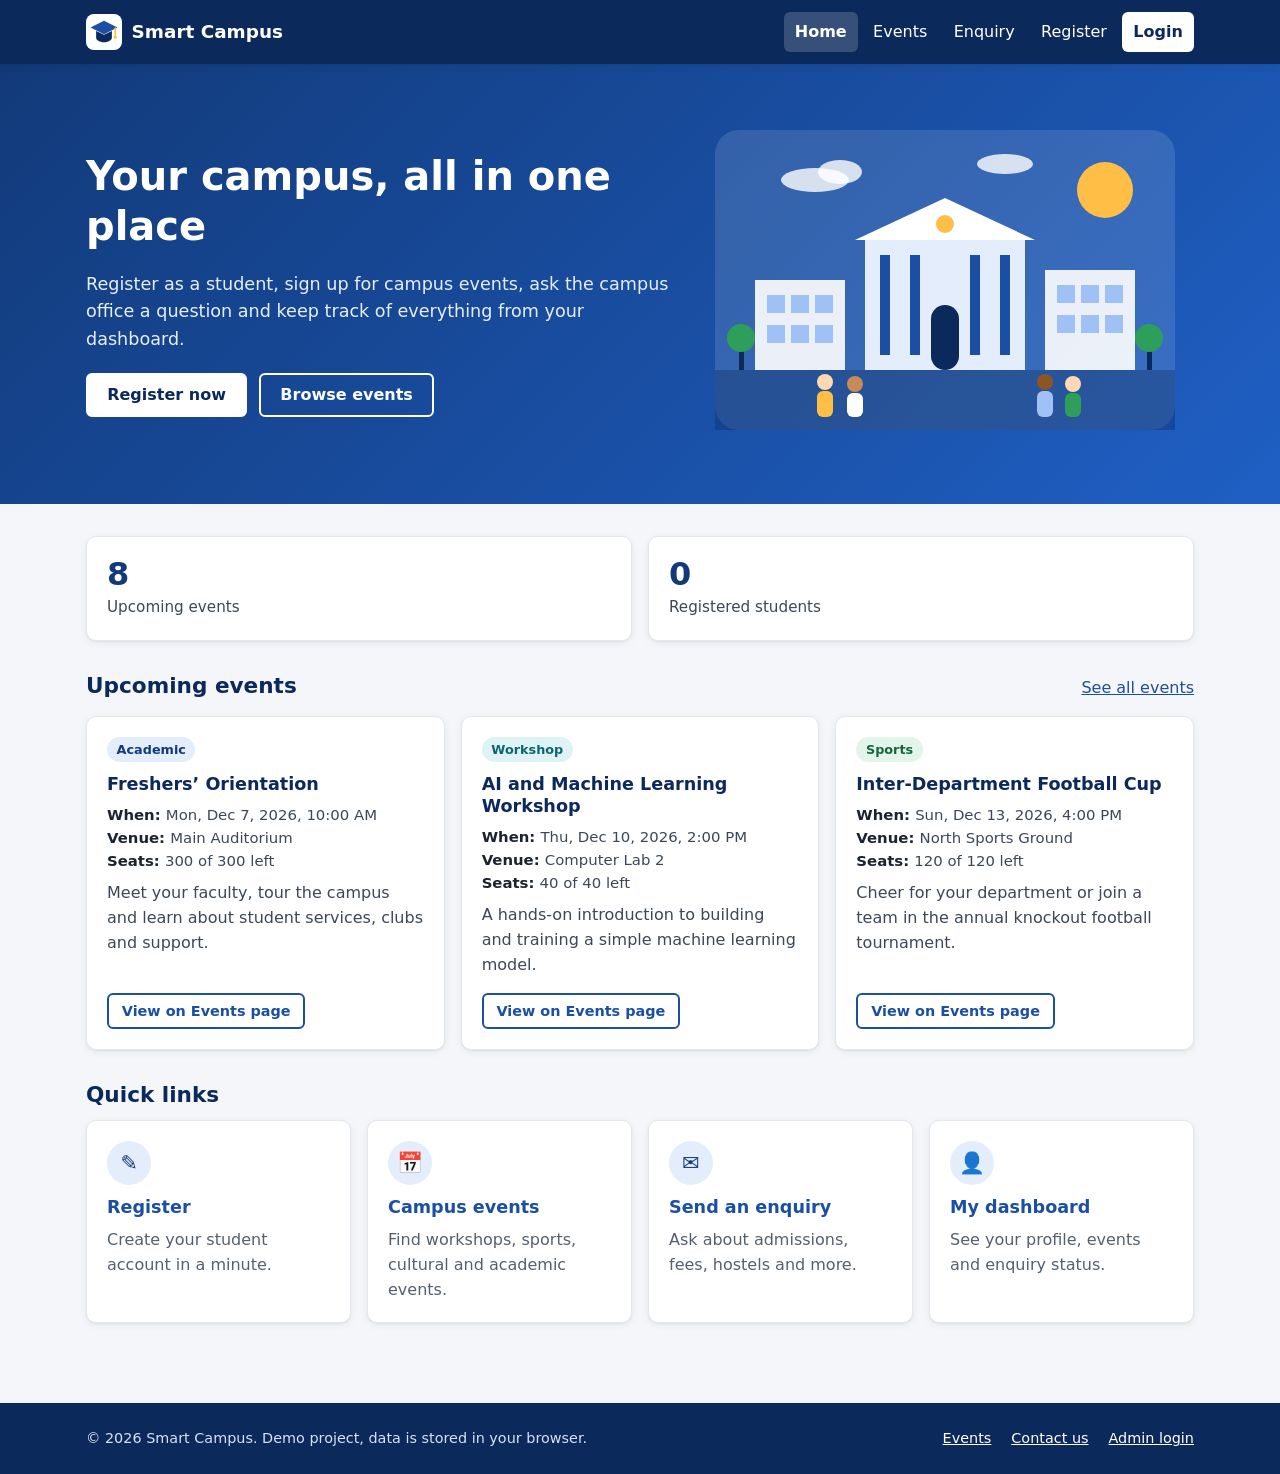
<file: index.html>
<!DOCTYPE html>
<html lang="en">
<head>
  <meta charset="UTF-8">
  <meta name="viewport" content="width=device-width, initial-scale=1">
  <meta name="description" content="Smart Campus: register as a student, browse campus events, send enquiries and manage your dashboard.">
  <title>Home | Smart Campus</title>
  <link rel="icon" href="assets/icons/favicon.svg" type="image/svg+xml">
  <link rel="stylesheet" href="style.css">
  <script src="script.js" defer></script>
</head>
<body data-page="home">
  <a class="skip-link" href="#main">Skip to main content</a>

  <header class="site-header">
    <div class="container header-inner">
      <a class="brand" href="index.html">
        <img src="assets/images/logo.svg" alt="" width="36" height="36">
        <span>Smart Campus</span>
      </a>
      <button class="nav-toggle" type="button" aria-expanded="false" aria-controls="site-nav" aria-label="Open menu">
        <span class="nav-toggle-bars" aria-hidden="true"></span>
        <span>Menu</span>
      </button>
      <nav id="site-nav" class="site-nav" aria-label="Main">
        <ul>
          <li><a href="index.html">Home</a></li>
          <li><a href="events.html">Events</a></li>
          <li><a href="enquiry.html">Enquiry</a></li>
          <li data-auth="student"><a href="dashboard.html">Dashboard</a></li>
          <li data-auth="admin"><a href="admin.html">Admin</a></li>
          <li data-auth="guest"><a href="register.html">Register</a></li>
          <li data-auth="guest"><a class="nav-cta" href="login.html">Login</a></li>
          <li data-auth="user" hidden><button class="nav-button" type="button" data-action="logout">Logout</button></li>
        </ul>
      </nav>
    </div>
  </header>

  <main id="main" tabindex="-1">
    <section class="hero">
      <div class="container hero-inner">
        <div>
          <p id="home-greeting" class="hero-greeting" hidden></p>
          <h1>Your campus, all in one place</h1>
          <p>Register as a student, sign up for campus events, ask the campus office a question and keep track of everything from your dashboard.</p>
          <div class="btn-row">
            <a class="btn" href="register.html">Register now</a>
            <a class="btn btn-outline" href="events.html">Browse events</a>
          </div>
        </div>
        <div class="hero-art">
          <img src="assets/images/hero.svg" alt="Illustration of campus buildings with students" width="480" height="320">
        </div>
      </div>
    </section>

    <div class="container">
      <section class="section" aria-labelledby="stats-heading">
        <h2 id="stats-heading" class="visually-hidden">Campus at a glance</h2>
        <div class="grid grid-2">
          <div class="card stat-card">
            <span id="home-stat-events" class="stat-value">0</span>
            <span class="stat-label">Upcoming events</span>
          </div>
          <div class="card stat-card">
            <span id="home-stat-students" class="stat-value">0</span>
            <span class="stat-label">Registered students</span>
          </div>
        </div>
      </section>

      <section class="section" aria-labelledby="upcoming-heading">
        <div class="section-head">
          <h2 id="upcoming-heading">Upcoming events</h2>
          <a href="events.html">See all events</a>
        </div>
        <div id="upcoming-events" class="grid grid-3"></div>
        <div id="upcoming-empty" class="empty-state" hidden>
          <p>There are no upcoming events right now. Check back soon.</p>
        </div>
      </section>

      <section class="section" aria-labelledby="quick-heading">
        <h2 id="quick-heading">Quick links</h2>
        <div class="grid grid-4">
          <div class="card feature-card">
            <span class="feature-icon" aria-hidden="true">&#9998;</span>
            <h3><a href="register.html">Register</a></h3>
            <p class="muted">Create your student account in a minute.</p>
          </div>
          <div class="card feature-card">
            <span class="feature-icon" aria-hidden="true">&#128197;</span>
            <h3><a href="events.html">Campus events</a></h3>
            <p class="muted">Find workshops, sports, cultural and academic events.</p>
          </div>
          <div class="card feature-card">
            <span class="feature-icon" aria-hidden="true">&#9993;</span>
            <h3><a href="enquiry.html">Send an enquiry</a></h3>
            <p class="muted">Ask about admissions, fees, hostels and more.</p>
          </div>
          <div class="card feature-card">
            <span class="feature-icon" aria-hidden="true">&#128100;</span>
            <h3><a href="dashboard.html">My dashboard</a></h3>
            <p class="muted">See your profile, events and enquiry status.</p>
          </div>
        </div>
      </section>
    </div>
  </main>

  <footer class="site-footer">
    <div class="container footer-inner">
      <p>&copy; <span id="year">2026</span> Smart Campus. Demo project, data is stored in your browser.</p>
      <ul class="footer-links">
        <li><a href="events.html">Events</a></li>
        <li><a href="enquiry.html">Contact us</a></li>
        <li><a href="login.html?role=admin">Admin login</a></li>
      </ul>
    </div>
  </footer>
</body>
</html>
</file>
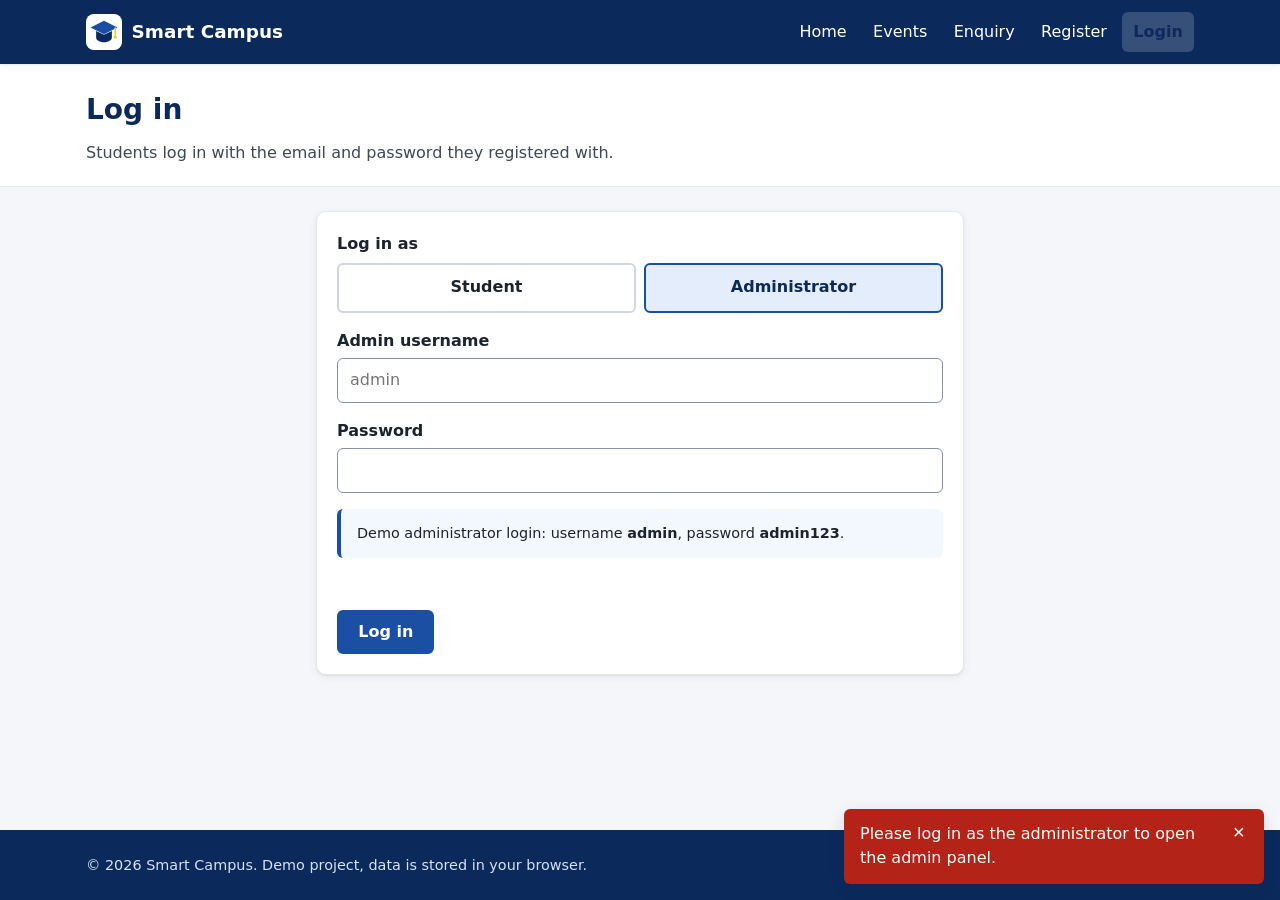
<file: admin.html>
<!DOCTYPE html>
<html lang="en">
<head>
  <meta charset="UTF-8">
  <meta name="viewport" content="width=device-width, initial-scale=1">
  <meta name="description" content="Smart Campus administration panel.">
  <title>Admin | Smart Campus</title>
  <link rel="icon" href="assets/icons/favicon.svg" type="image/svg+xml">
  <link rel="stylesheet" href="style.css">
  <script src="script.js" defer></script>
</head>
<body data-page="admin" data-protected>
  <a class="skip-link" href="#main">Skip to main content</a>

  <header class="site-header">
    <div class="container header-inner">
      <a class="brand" href="index.html">
        <img src="assets/images/logo.svg" alt="" width="36" height="36">
        <span>Smart Campus</span>
      </a>
      <button class="nav-toggle" type="button" aria-expanded="false" aria-controls="site-nav" aria-label="Open menu">
        <span class="nav-toggle-bars" aria-hidden="true"></span>
        <span>Menu</span>
      </button>
      <nav id="site-nav" class="site-nav" aria-label="Main">
        <ul>
          <li><a href="index.html">Home</a></li>
          <li><a href="events.html">Events</a></li>
          <li><a href="enquiry.html">Enquiry</a></li>
          <li data-auth="student"><a href="dashboard.html">Dashboard</a></li>
          <li data-auth="admin"><a href="admin.html">Admin</a></li>
          <li data-auth="guest"><a href="register.html">Register</a></li>
          <li data-auth="guest"><a class="nav-cta" href="login.html">Login</a></li>
          <li data-auth="user" hidden><button class="nav-button" type="button" data-action="logout">Logout</button></li>
        </ul>
      </nav>
    </div>
  </header>

  <main id="main" tabindex="-1">
    <noscript><p class="container notice notice-error">The admin panel needs JavaScript. Please enable it and reload the page.</p></noscript>
    <div class="protected-content">
      <div class="page-header">
        <div class="container">
          <h1>Administration</h1>
          <p>Review student registrations and enquiries, and manage campus events.</p>
        </div>
      </div>

      <div class="container">
        <section class="section" aria-labelledby="admin-summary-heading">
          <h2 id="admin-summary-heading" class="visually-hidden">Summary</h2>
          <div class="grid grid-4">
            <div class="card stat-card">
              <span id="stat-students" class="stat-value">0</span>
              <span class="stat-label">Registered students</span>
            </div>
            <div class="card stat-card">
              <span id="stat-open" class="stat-value">0</span>
              <span class="stat-label">Open enquiries</span>
            </div>
            <div class="card stat-card">
              <span id="stat-events" class="stat-value">0</span>
              <span class="stat-label">Events</span>
            </div>
            <div class="card stat-card">
              <span id="stat-signups" class="stat-value">0</span>
              <span class="stat-label">Event sign-ups</span>
            </div>
          </div>
        </section>

        <div class="tabs" role="tablist" aria-label="Admin sections">
          <button id="tab-students" class="tab" type="button" role="tab" aria-selected="true" aria-controls="panel-students">Registrations</button>
          <button id="tab-enquiries" class="tab" type="button" role="tab" aria-selected="false" aria-controls="panel-enquiries" tabindex="-1">Enquiries</button>
          <button id="tab-events" class="tab" type="button" role="tab" aria-selected="false" aria-controls="panel-events" tabindex="-1">Events</button>
        </div>

        <!-- Registrations -->
        <section id="panel-students" role="tabpanel" aria-labelledby="tab-students" tabindex="0">
          <form class="toolbar toolbar-2" role="search" aria-label="Search registrations">
            <div class="field">
              <label for="students-search">Search registrations</label>
              <input id="students-search" type="search" placeholder="Name, email, student ID, department or phone" autocomplete="off">
            </div>
            <button id="students-export" class="btn btn-outline" type="button">Download CSV</button>
          </form>

          <div class="table-wrap" tabindex="0" role="region" aria-label="Student registrations">
            <table>
              <caption class="visually-hidden">Student registrations</caption>
              <thead>
                <tr>
                  <th scope="col">Name</th>
                  <th scope="col">Student ID</th>
                  <th scope="col">Email</th>
                  <th scope="col">Department</th>
                  <th scope="col">Year</th>
                  <th scope="col">Phone</th>
                  <th scope="col" class="num">Events</th>
                  <th scope="col">Registered</th>
                  <th scope="col"><span class="visually-hidden">Actions</span></th>
                </tr>
              </thead>
              <tbody id="students-body"></tbody>
            </table>
          </div>
          <div id="students-empty" class="empty-state" hidden>
            <p>No registrations to show.</p>
          </div>
          <div class="table-footer">
            <p id="students-count" class="muted small" role="status" aria-live="polite"></p>
          </div>
        </section>

        <!-- Enquiries -->
        <section id="panel-enquiries" role="tabpanel" aria-labelledby="tab-enquiries" tabindex="0" hidden>
          <form class="toolbar" role="search" aria-label="Search enquiries">
            <div class="field">
              <label for="enquiries-search">Search enquiries</label>
              <input id="enquiries-search" type="search" placeholder="Name, email, subject or message" autocomplete="off">
            </div>
            <div class="field">
              <label for="enquiries-status">Status</label>
              <select id="enquiries-status">
                <option value="">All statuses</option>
                <option value="Open">Open</option>
                <option value="Resolved">Resolved</option>
              </select>
            </div>
            <button id="enquiries-export" class="btn btn-outline" type="button">Download CSV</button>
          </form>

          <div class="table-wrap" tabindex="0" role="region" aria-label="Enquiries">
            <table>
              <caption class="visually-hidden">Enquiries</caption>
              <thead>
                <tr>
                  <th scope="col">Submitted</th>
                  <th scope="col">Name</th>
                  <th scope="col">Email</th>
                  <th scope="col">Category</th>
                  <th scope="col">Subject</th>
                  <th scope="col">Message</th>
                  <th scope="col">Status</th>
                  <th scope="col"><span class="visually-hidden">Actions</span></th>
                </tr>
              </thead>
              <tbody id="enquiries-body"></tbody>
            </table>
          </div>
          <div id="enquiries-empty" class="empty-state" hidden>
            <p>No enquiries to show.</p>
          </div>
          <div class="table-footer">
            <p id="enquiries-count" class="muted small" role="status" aria-live="polite"></p>
          </div>
        </section>

        <!-- Events -->
        <section id="panel-events" role="tabpanel" aria-labelledby="tab-events" tabindex="0" hidden>
          <div class="card section">
            <h2>Add an event</h2>
            <form id="event-form" class="form" novalidate>
              <p class="form-summary" role="alert" hidden></p>
              <div class="form-grid">
                <div class="field span-2">
                  <label for="ev-title">Title <span class="required-mark" aria-hidden="true">*</span></label>
                  <input id="ev-title" type="text" maxlength="80" required aria-describedby="ev-title-error">
                  <span id="ev-title-error" class="field-error" aria-live="polite"></span>
                </div>
                <div class="field">
                  <label for="ev-category">Category <span class="required-mark" aria-hidden="true">*</span></label>
                  <select id="ev-category" required aria-describedby="ev-category-error">
                    <option value="">Select a category</option>
                  </select>
                  <span id="ev-category-error" class="field-error" aria-live="polite"></span>
                </div>
                <div class="field">
                  <label for="ev-venue">Venue <span class="required-mark" aria-hidden="true">*</span></label>
                  <input id="ev-venue" type="text" maxlength="80" required aria-describedby="ev-venue-error">
                  <span id="ev-venue-error" class="field-error" aria-live="polite"></span>
                </div>
                <div class="field">
                  <label for="ev-date">Date <span class="required-mark" aria-hidden="true">*</span></label>
                  <input id="ev-date" type="date" required aria-describedby="ev-date-error">
                  <span id="ev-date-error" class="field-error" aria-live="polite"></span>
                </div>
                <div class="field">
                  <label for="ev-time">Start time <span class="required-mark" aria-hidden="true">*</span></label>
                  <input id="ev-time" type="time" required aria-describedby="ev-time-error">
                  <span id="ev-time-error" class="field-error" aria-live="polite"></span>
                </div>
                <div class="field">
                  <label for="ev-capacity">Capacity <span class="required-mark" aria-hidden="true">*</span></label>
                  <input id="ev-capacity" type="number" min="1" max="1000" step="1" inputmode="numeric" required aria-describedby="ev-capacity-error">
                  <span id="ev-capacity-error" class="field-error" aria-live="polite"></span>
                </div>
                <div class="field span-2">
                  <label for="ev-description">Description <span class="required-mark" aria-hidden="true">*</span></label>
                  <textarea id="ev-description" maxlength="500" required aria-describedby="ev-description-error"></textarea>
                  <span id="ev-description-error" class="field-error" aria-live="polite"></span>
                </div>
              </div>
              <div class="btn-row">
                <button class="btn" type="submit">Add event</button>
              </div>
            </form>
          </div>

          <h2>All events</h2>
          <div class="table-wrap" tabindex="0" role="region" aria-label="Campus events">
            <table>
              <caption class="visually-hidden">Campus events</caption>
              <thead>
                <tr>
                  <th scope="col">Title</th>
                  <th scope="col">Category</th>
                  <th scope="col">Date</th>
                  <th scope="col">Time</th>
                  <th scope="col">Venue</th>
                  <th scope="col" class="num">Signed up</th>
                  <th scope="col"><span class="visually-hidden">Actions</span></th>
                </tr>
              </thead>
              <tbody id="events-body"></tbody>
            </table>
          </div>
          <div id="events-empty" class="empty-state" hidden>
            <p>There are no events. Add one using the form above.</p>
          </div>
        </section>
      </div>
    </div>
  </main>

  <footer class="site-footer">
    <div class="container footer-inner">
      <p>&copy; <span id="year">2026</span> Smart Campus. Demo project, data is stored in your browser.</p>
      <ul class="footer-links">
        <li><a href="events.html">Events</a></li>
        <li><a href="enquiry.html">Contact us</a></li>
        <li><a href="login.html?role=admin">Admin login</a></li>
      </ul>
    </div>
  </footer>
</body>
</html>
</file>
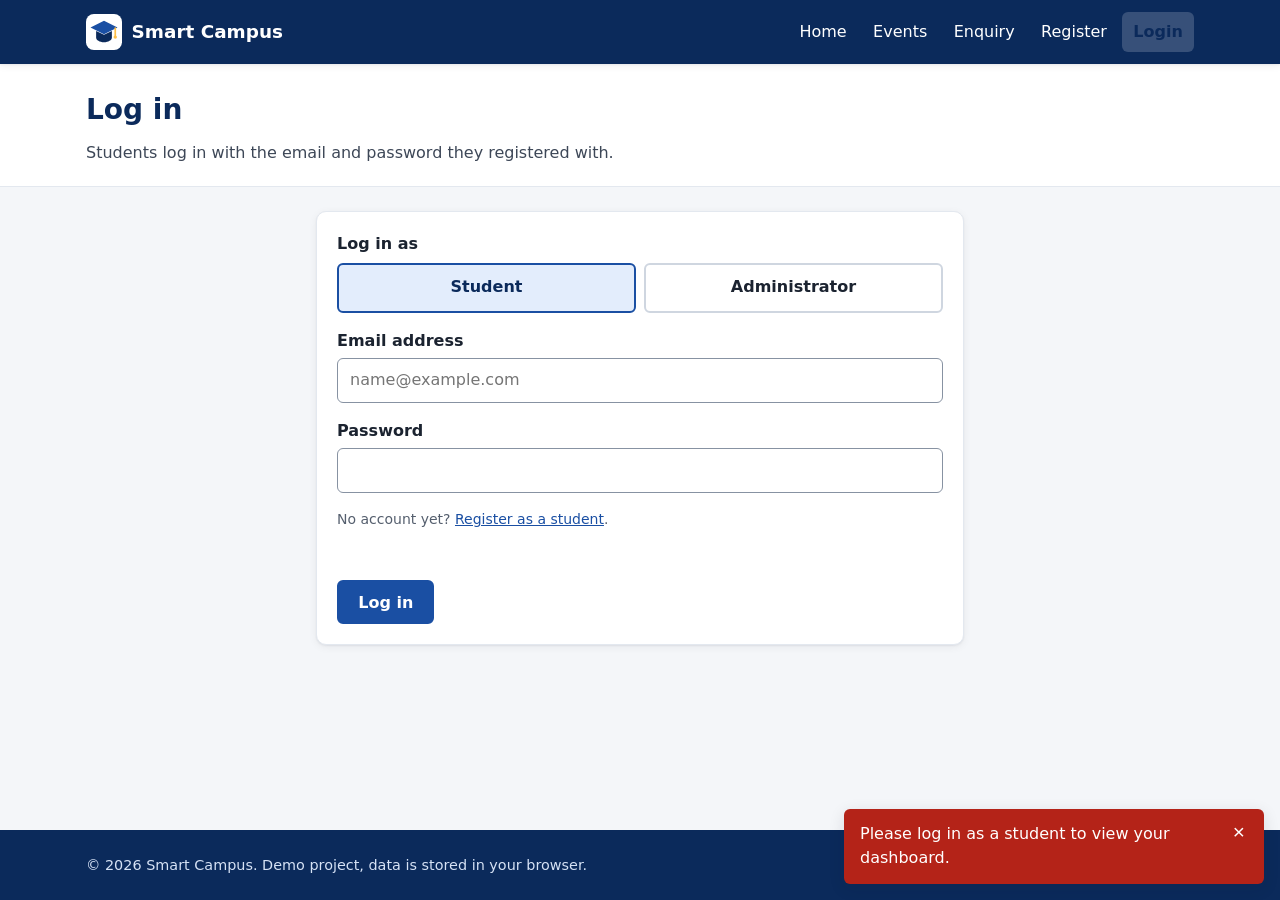
<file: dashboard.html>
<!DOCTYPE html>
<html lang="en">
<head>
  <meta charset="UTF-8">
  <meta name="viewport" content="width=device-width, initial-scale=1">
  <meta name="description" content="Your Smart Campus student dashboard.">
  <title>Dashboard | Smart Campus</title>
  <link rel="icon" href="assets/icons/favicon.svg" type="image/svg+xml">
  <link rel="stylesheet" href="style.css">
  <script src="script.js" defer></script>
</head>
<body data-page="dashboard" data-protected>
  <a class="skip-link" href="#main">Skip to main content</a>

  <header class="site-header">
    <div class="container header-inner">
      <a class="brand" href="index.html">
        <img src="assets/images/logo.svg" alt="" width="36" height="36">
        <span>Smart Campus</span>
      </a>
      <button class="nav-toggle" type="button" aria-expanded="false" aria-controls="site-nav" aria-label="Open menu">
        <span class="nav-toggle-bars" aria-hidden="true"></span>
        <span>Menu</span>
      </button>
      <nav id="site-nav" class="site-nav" aria-label="Main">
        <ul>
          <li><a href="index.html">Home</a></li>
          <li><a href="events.html">Events</a></li>
          <li><a href="enquiry.html">Enquiry</a></li>
          <li data-auth="student"><a href="dashboard.html">Dashboard</a></li>
          <li data-auth="admin"><a href="admin.html">Admin</a></li>
          <li data-auth="guest"><a href="register.html">Register</a></li>
          <li data-auth="guest"><a class="nav-cta" href="login.html">Login</a></li>
          <li data-auth="user" hidden><button class="nav-button" type="button" data-action="logout">Logout</button></li>
        </ul>
      </nav>
    </div>
  </header>

  <main id="main" tabindex="-1">
    <noscript><p class="container notice notice-error">The dashboard needs JavaScript. Please enable it and reload the page.</p></noscript>
    <div class="protected-content">
      <div class="page-header">
        <div class="container">
          <h1>Welcome, <span id="welcome-name">student</span></h1>
          <p>Your profile, event sign-ups and enquiries in one place.</p>
        </div>
      </div>

      <div class="container">
        <section class="section" aria-labelledby="summary-heading">
          <h2 id="summary-heading" class="visually-hidden">Summary</h2>
          <div class="grid grid-3">
            <div class="card stat-card">
              <span id="stat-my-events" class="stat-value">0</span>
              <span class="stat-label">Events signed up</span>
            </div>
            <div class="card stat-card">
              <span id="stat-my-open" class="stat-value">0</span>
              <span class="stat-label">Open enquiries</span>
            </div>
            <div class="card stat-card">
              <span id="stat-my-resolved" class="stat-value">0</span>
              <span class="stat-label">Resolved enquiries</span>
            </div>
          </div>
        </section>

        <div class="dashboard-layout">
          <section class="card" aria-labelledby="profile-heading">
            <h2 id="profile-heading">My profile</h2>
            <dl id="profile-details" class="profile-list"></dl>
          </section>

          <div>
            <section class="section" aria-labelledby="my-events-heading">
              <div class="section-head">
                <h2 id="my-events-heading" tabindex="-1">My events</h2>
                <a class="btn btn-small btn-outline" href="events.html">Find more events</a>
              </div>
              <ul id="my-events" class="item-list"></ul>
              <div id="my-events-empty" class="empty-state" hidden>
                <p>You haven't signed up for any events yet.</p>
                <p><a href="events.html">Browse campus events</a></p>
              </div>
            </section>

            <section class="section" aria-labelledby="my-enquiries-heading">
              <div class="section-head">
                <h2 id="my-enquiries-heading">My enquiries</h2>
                <a class="btn btn-small btn-outline" href="enquiry.html">New enquiry</a>
              </div>
              <ul id="my-enquiries" class="item-list"></ul>
              <div id="my-enquiries-empty" class="empty-state" hidden>
                <p>You haven't sent any enquiries yet.</p>
                <p><a href="enquiry.html">Send an enquiry</a></p>
              </div>
            </section>
          </div>
        </div>
      </div>
    </div>
  </main>

  <footer class="site-footer">
    <div class="container footer-inner">
      <p>&copy; <span id="year">2026</span> Smart Campus. Demo project, data is stored in your browser.</p>
      <ul class="footer-links">
        <li><a href="events.html">Events</a></li>
        <li><a href="enquiry.html">Contact us</a></li>
        <li><a href="login.html?role=admin">Admin login</a></li>
      </ul>
    </div>
  </footer>
</body>
</html>
</file>
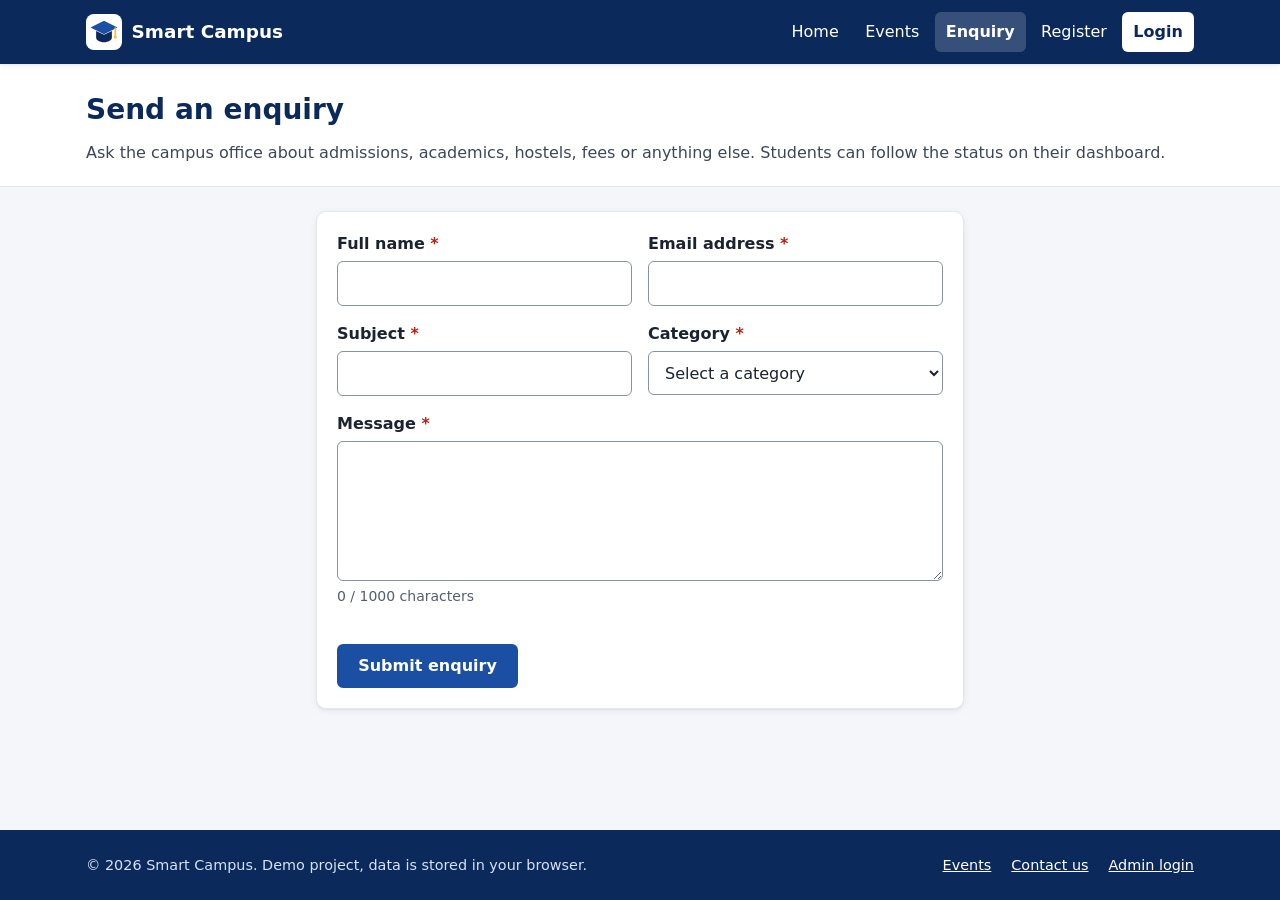
<file: enquiry.html>
<!DOCTYPE html>
<html lang="en">
<head>
  <meta charset="UTF-8">
  <meta name="viewport" content="width=device-width, initial-scale=1">
  <meta name="description" content="Send an enquiry to the Smart Campus office.">
  <title>Enquiry | Smart Campus</title>
  <link rel="icon" href="assets/icons/favicon.svg" type="image/svg+xml">
  <link rel="stylesheet" href="style.css">
  <script src="script.js" defer></script>
</head>
<body data-page="enquiry">
  <a class="skip-link" href="#main">Skip to main content</a>

  <header class="site-header">
    <div class="container header-inner">
      <a class="brand" href="index.html">
        <img src="assets/images/logo.svg" alt="" width="36" height="36">
        <span>Smart Campus</span>
      </a>
      <button class="nav-toggle" type="button" aria-expanded="false" aria-controls="site-nav" aria-label="Open menu">
        <span class="nav-toggle-bars" aria-hidden="true"></span>
        <span>Menu</span>
      </button>
      <nav id="site-nav" class="site-nav" aria-label="Main">
        <ul>
          <li><a href="index.html">Home</a></li>
          <li><a href="events.html">Events</a></li>
          <li><a href="enquiry.html">Enquiry</a></li>
          <li data-auth="student"><a href="dashboard.html">Dashboard</a></li>
          <li data-auth="admin"><a href="admin.html">Admin</a></li>
          <li data-auth="guest"><a href="register.html">Register</a></li>
          <li data-auth="guest"><a class="nav-cta" href="login.html">Login</a></li>
          <li data-auth="user" hidden><button class="nav-button" type="button" data-action="logout">Logout</button></li>
        </ul>
      </nav>
    </div>
  </header>

  <main id="main" tabindex="-1">
    <div class="page-header">
      <div class="container">
        <h1>Send an enquiry</h1>
        <p>Ask the campus office about admissions, academics, hostels, fees or anything else. Students can follow the status on their dashboard.</p>
      </div>
    </div>

    <div class="container narrow">
      <div id="enquiry-success" class="notice notice-success" tabindex="-1" role="status" hidden>
        <p><strong>Thank you. Your enquiry was submitted.</strong></p>
        <p>Reference number: <strong id="enquiry-ref"></strong></p>
        <p data-auth="student">You can follow its status on <a href="dashboard.html">your dashboard</a>.</p>
      </div>

      <div class="card">
        <form id="enquiry-form" class="form" novalidate>
          <p class="form-summary" role="alert" hidden></p>
          <p id="enquiry-prefill-note" class="notice small" hidden>Your name and email were filled in from your student account.</p>

          <div class="form-grid">
            <div class="field">
              <label for="enq-name">Full name <span class="required-mark" aria-hidden="true">*</span></label>
              <input id="enq-name" name="name" type="text" autocomplete="name" maxlength="60" required aria-describedby="enq-name-error">
              <span id="enq-name-error" class="field-error" aria-live="polite"></span>
            </div>

            <div class="field">
              <label for="enq-email">Email address <span class="required-mark" aria-hidden="true">*</span></label>
              <input id="enq-email" name="email" type="email" autocomplete="email" maxlength="100" required aria-describedby="enq-email-error">
              <span id="enq-email-error" class="field-error" aria-live="polite"></span>
            </div>

            <div class="field">
              <label for="enq-subject">Subject <span class="required-mark" aria-hidden="true">*</span></label>
              <input id="enq-subject" name="subject" type="text" maxlength="100" required aria-describedby="enq-subject-error">
              <span id="enq-subject-error" class="field-error" aria-live="polite"></span>
            </div>

            <div class="field">
              <label for="enq-category">Category <span class="required-mark" aria-hidden="true">*</span></label>
              <select id="enq-category" name="category" required aria-describedby="enq-category-error">
                <option value="">Select a category</option>
              </select>
              <span id="enq-category-error" class="field-error" aria-live="polite"></span>
            </div>

            <div class="field span-2">
              <label for="enq-message">Message <span class="required-mark" aria-hidden="true">*</span></label>
              <textarea id="enq-message" name="message" maxlength="1000" required aria-describedby="enq-message-count enq-message-error"></textarea>
              <span id="enq-message-count" class="hint">0 / 1000 characters</span>
              <span id="enq-message-error" class="field-error" aria-live="polite"></span>
            </div>
          </div>

          <div class="btn-row">
            <button class="btn" type="submit">Submit enquiry</button>
          </div>
        </form>
      </div>
    </div>
  </main>

  <footer class="site-footer">
    <div class="container footer-inner">
      <p>&copy; <span id="year">2026</span> Smart Campus. Demo project, data is stored in your browser.</p>
      <ul class="footer-links">
        <li><a href="events.html">Events</a></li>
        <li><a href="enquiry.html">Contact us</a></li>
        <li><a href="login.html?role=admin">Admin login</a></li>
      </ul>
    </div>
  </footer>
</body>
</html>
</file>
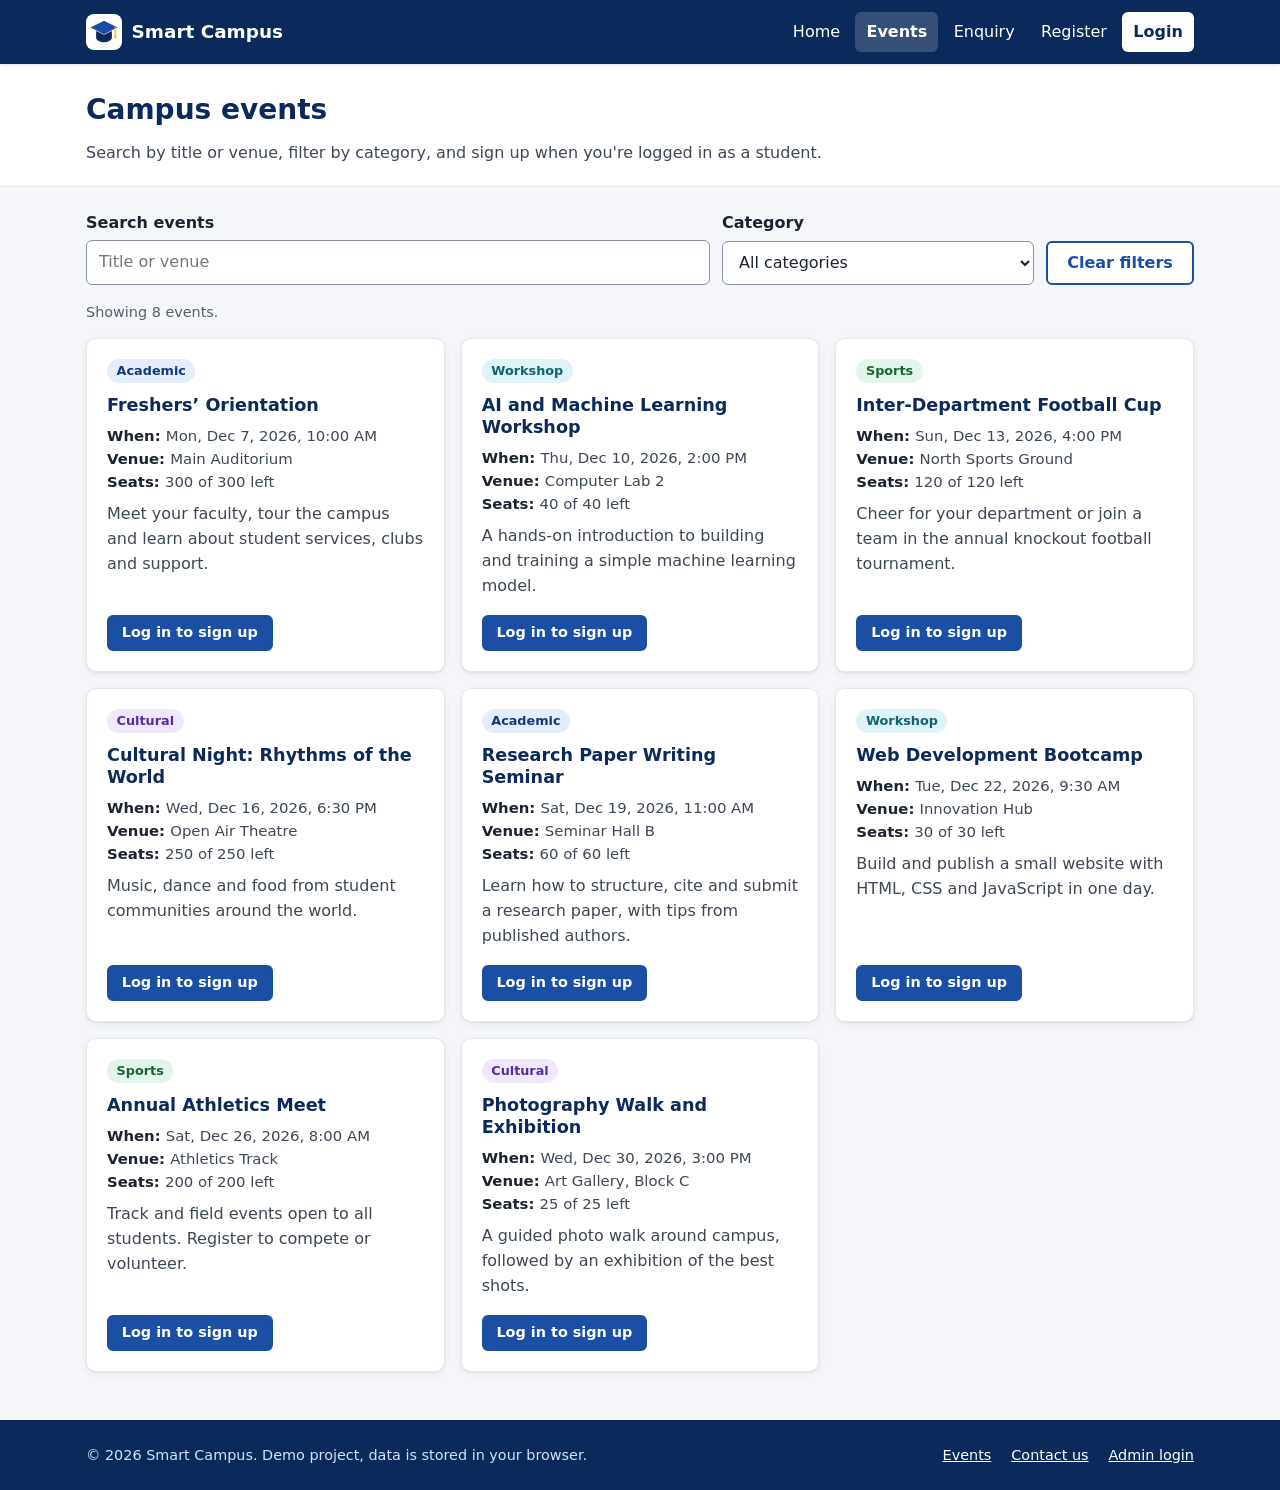
<file: events.html>
<!DOCTYPE html>
<html lang="en">
<head>
  <meta charset="UTF-8">
  <meta name="viewport" content="width=device-width, initial-scale=1">
  <meta name="description" content="Browse and sign up for Smart Campus events.">
  <title>Events | Smart Campus</title>
  <link rel="icon" href="assets/icons/favicon.svg" type="image/svg+xml">
  <link rel="stylesheet" href="style.css">
  <script src="script.js" defer></script>
</head>
<body data-page="events">
  <a class="skip-link" href="#main">Skip to main content</a>

  <header class="site-header">
    <div class="container header-inner">
      <a class="brand" href="index.html">
        <img src="assets/images/logo.svg" alt="" width="36" height="36">
        <span>Smart Campus</span>
      </a>
      <button class="nav-toggle" type="button" aria-expanded="false" aria-controls="site-nav" aria-label="Open menu">
        <span class="nav-toggle-bars" aria-hidden="true"></span>
        <span>Menu</span>
      </button>
      <nav id="site-nav" class="site-nav" aria-label="Main">
        <ul>
          <li><a href="index.html">Home</a></li>
          <li><a href="events.html">Events</a></li>
          <li><a href="enquiry.html">Enquiry</a></li>
          <li data-auth="student"><a href="dashboard.html">Dashboard</a></li>
          <li data-auth="admin"><a href="admin.html">Admin</a></li>
          <li data-auth="guest"><a href="register.html">Register</a></li>
          <li data-auth="guest"><a class="nav-cta" href="login.html">Login</a></li>
          <li data-auth="user" hidden><button class="nav-button" type="button" data-action="logout">Logout</button></li>
        </ul>
      </nav>
    </div>
  </header>

  <main id="main" tabindex="-1">
    <div class="page-header">
      <div class="container">
        <h1>Campus events</h1>
        <p>Search by title or venue, filter by category, and sign up when you're logged in as a student.</p>
      </div>
    </div>

    <div class="container">
      <form id="event-filters" class="toolbar" role="search" aria-label="Filter events">
        <div class="field">
          <label for="event-search">Search events</label>
          <input id="event-search" type="search" placeholder="Title or venue" autocomplete="off">
        </div>
        <div class="field">
          <label for="event-category">Category</label>
          <select id="event-category">
            <option value="">All categories</option>
          </select>
        </div>
        <button id="event-reset" class="btn btn-outline" type="button">Clear filters</button>
      </form>

      <p id="event-count" class="muted small" role="status" aria-live="polite"></p>

      <div id="event-list" class="grid grid-3"></div>
      <div id="event-empty" class="empty-state" hidden>
        <p>No events match your search. Try a different word or <strong>Clear filters</strong>.</p>
      </div>
    </div>
  </main>

  <footer class="site-footer">
    <div class="container footer-inner">
      <p>&copy; <span id="year">2026</span> Smart Campus. Demo project, data is stored in your browser.</p>
      <ul class="footer-links">
        <li><a href="events.html">Events</a></li>
        <li><a href="enquiry.html">Contact us</a></li>
        <li><a href="login.html?role=admin">Admin login</a></li>
      </ul>
    </div>
  </footer>
</body>
</html>
</file>
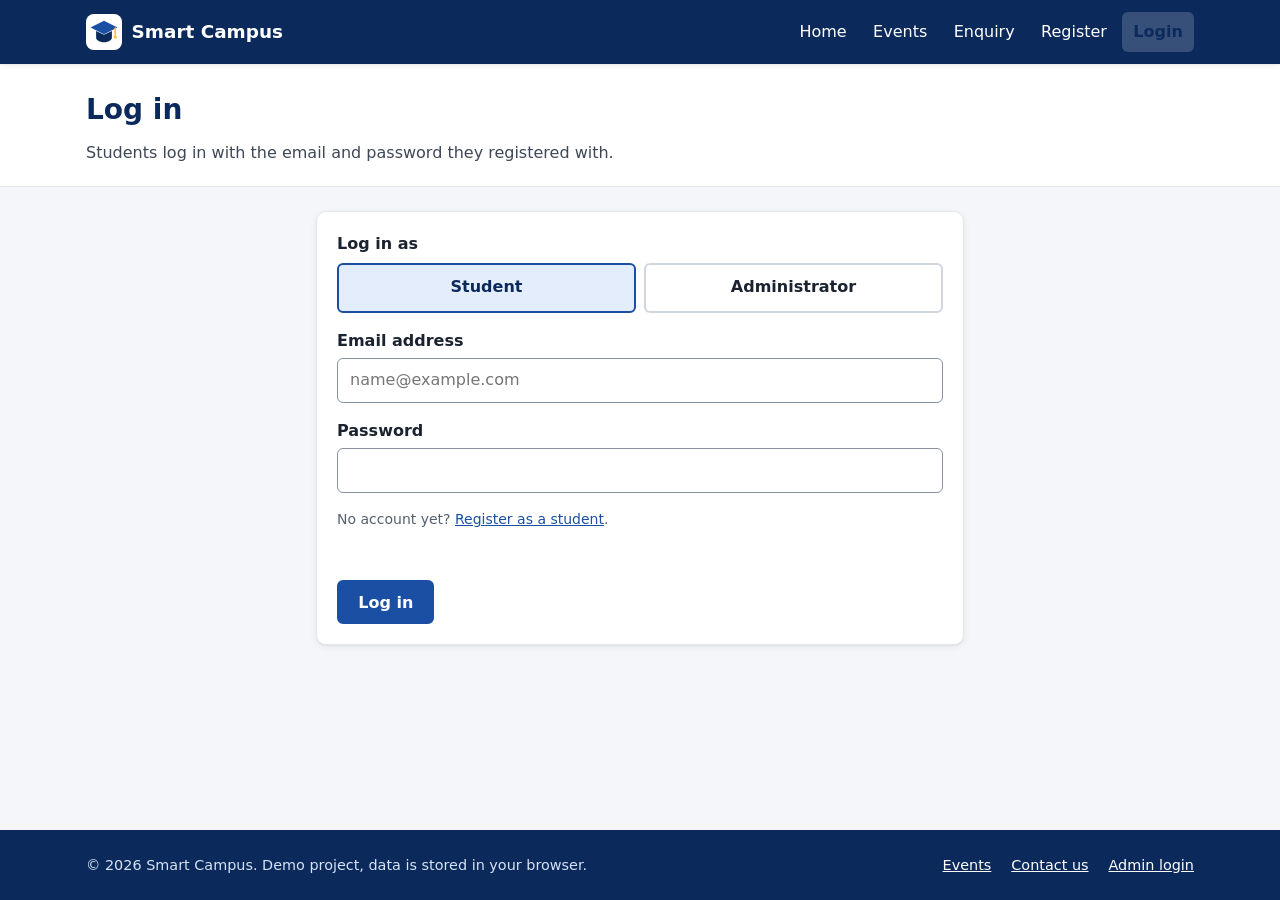
<file: login.html>
<!DOCTYPE html>
<html lang="en">
<head>
  <meta charset="UTF-8">
  <meta name="viewport" content="width=device-width, initial-scale=1">
  <meta name="description" content="Log in to Smart Campus as a student or administrator.">
  <title>Login | Smart Campus</title>
  <link rel="icon" href="assets/icons/favicon.svg" type="image/svg+xml">
  <link rel="stylesheet" href="style.css">
  <script src="script.js" defer></script>
</head>
<body data-page="login">
  <a class="skip-link" href="#main">Skip to main content</a>

  <header class="site-header">
    <div class="container header-inner">
      <a class="brand" href="index.html">
        <img src="assets/images/logo.svg" alt="" width="36" height="36">
        <span>Smart Campus</span>
      </a>
      <button class="nav-toggle" type="button" aria-expanded="false" aria-controls="site-nav" aria-label="Open menu">
        <span class="nav-toggle-bars" aria-hidden="true"></span>
        <span>Menu</span>
      </button>
      <nav id="site-nav" class="site-nav" aria-label="Main">
        <ul>
          <li><a href="index.html">Home</a></li>
          <li><a href="events.html">Events</a></li>
          <li><a href="enquiry.html">Enquiry</a></li>
          <li data-auth="student"><a href="dashboard.html">Dashboard</a></li>
          <li data-auth="admin"><a href="admin.html">Admin</a></li>
          <li data-auth="guest"><a href="register.html">Register</a></li>
          <li data-auth="guest"><a class="nav-cta" href="login.html">Login</a></li>
          <li data-auth="user" hidden><button class="nav-button" type="button" data-action="logout">Logout</button></li>
        </ul>
      </nav>
    </div>
  </header>

  <main id="main" tabindex="-1">
    <div class="page-header">
      <div class="container">
        <h1>Log in</h1>
        <p>Students log in with the email and password they registered with.</p>
      </div>
    </div>

    <div class="container narrow">
      <p id="login-status" class="notice" role="status" hidden></p>

      <div class="card">
        <form id="login-form" class="form" novalidate>
          <p class="form-summary" role="alert" hidden></p>

          <fieldset class="field">
            <legend>Log in as</legend>
            <div class="role-toggle">
              <div class="role-option">
                <input id="role-student" type="radio" name="role" value="student" checked>
                <label for="role-student">Student</label>
              </div>
              <div class="role-option">
                <input id="role-admin" type="radio" name="role" value="admin">
                <label for="role-admin">Administrator</label>
              </div>
            </div>
          </fieldset>

          <div class="field">
            <label for="login-id">Email address</label>
            <input id="login-id" name="id" type="email" autocomplete="email" required aria-describedby="login-id-error">
            <span id="login-id-error" class="field-error" aria-live="polite"></span>
          </div>

          <div class="field">
            <label for="login-password">Password</label>
            <input id="login-password" name="password" type="password" autocomplete="current-password" required aria-describedby="login-password-error">
            <span id="login-password-error" class="field-error" aria-live="polite"></span>
          </div>

          <p id="login-hint-student" class="hint">No account yet? <a href="register.html">Register as a student</a>.</p>
          <p id="login-hint-admin" class="notice small" hidden>Demo administrator login: username <strong>admin</strong>, password <strong>admin123</strong>.</p>

          <div class="btn-row">
            <button class="btn" type="submit">Log in</button>
          </div>
        </form>
      </div>
    </div>
  </main>

  <footer class="site-footer">
    <div class="container footer-inner">
      <p>&copy; <span id="year">2026</span> Smart Campus. Demo project, data is stored in your browser.</p>
      <ul class="footer-links">
        <li><a href="events.html">Events</a></li>
        <li><a href="enquiry.html">Contact us</a></li>
        <li><a href="login.html?role=admin">Admin login</a></li>
      </ul>
    </div>
  </footer>
</body>
</html>
</file>
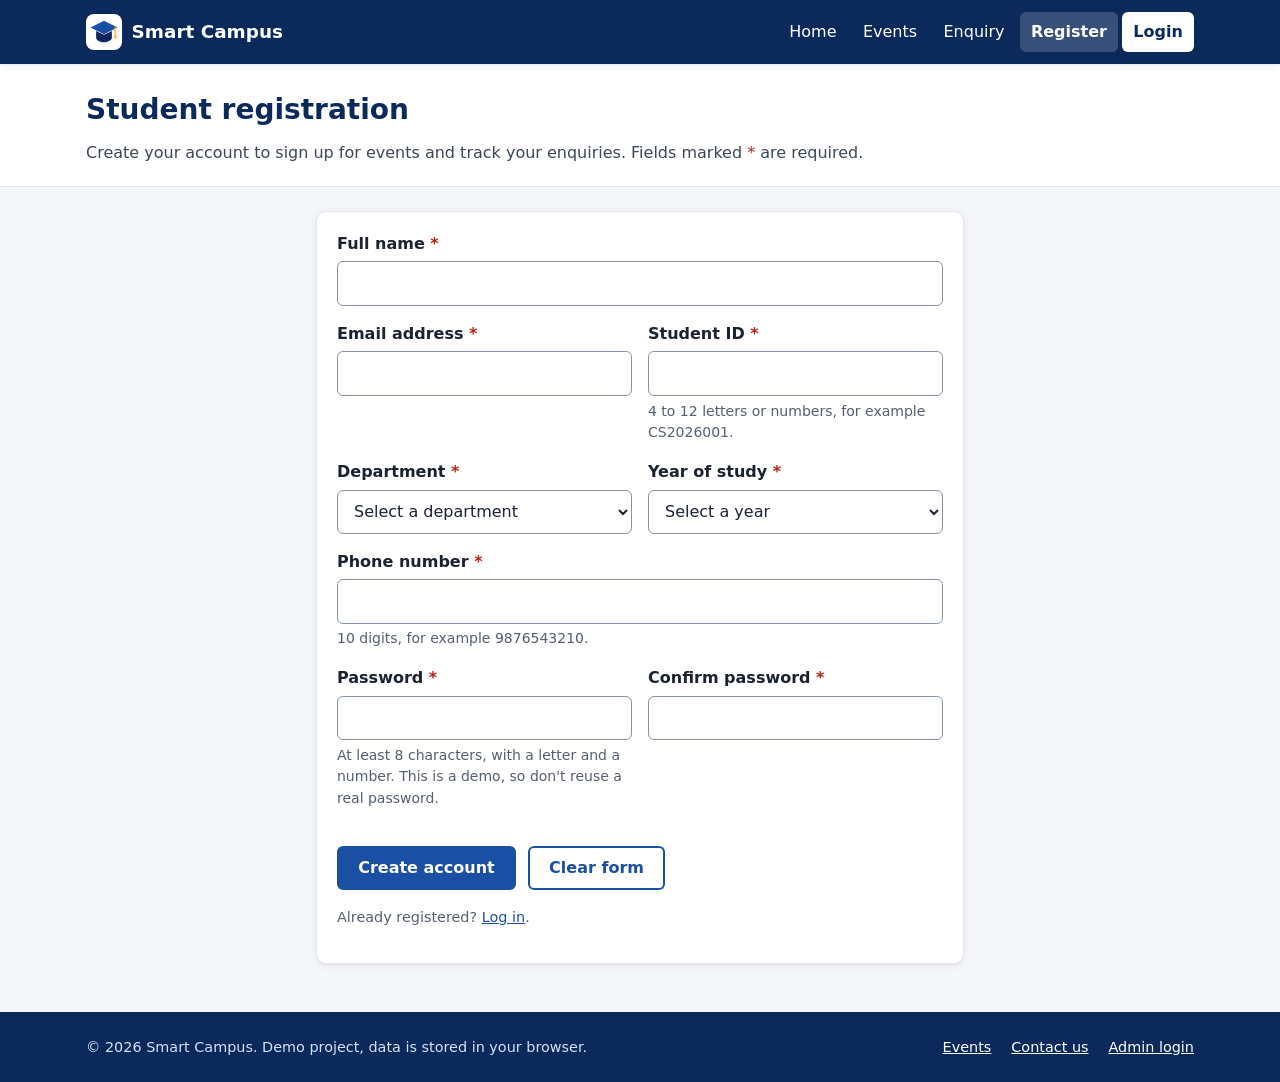
<file: register.html>
<!DOCTYPE html>
<html lang="en">
<head>
  <meta charset="UTF-8">
  <meta name="viewport" content="width=device-width, initial-scale=1">
  <meta name="description" content="Register for a Smart Campus student account.">
  <title>Register | Smart Campus</title>
  <link rel="icon" href="assets/icons/favicon.svg" type="image/svg+xml">
  <link rel="stylesheet" href="style.css">
  <script src="script.js" defer></script>
</head>
<body data-page="register">
  <a class="skip-link" href="#main">Skip to main content</a>

  <header class="site-header">
    <div class="container header-inner">
      <a class="brand" href="index.html">
        <img src="assets/images/logo.svg" alt="" width="36" height="36">
        <span>Smart Campus</span>
      </a>
      <button class="nav-toggle" type="button" aria-expanded="false" aria-controls="site-nav" aria-label="Open menu">
        <span class="nav-toggle-bars" aria-hidden="true"></span>
        <span>Menu</span>
      </button>
      <nav id="site-nav" class="site-nav" aria-label="Main">
        <ul>
          <li><a href="index.html">Home</a></li>
          <li><a href="events.html">Events</a></li>
          <li><a href="enquiry.html">Enquiry</a></li>
          <li data-auth="student"><a href="dashboard.html">Dashboard</a></li>
          <li data-auth="admin"><a href="admin.html">Admin</a></li>
          <li data-auth="guest"><a href="register.html">Register</a></li>
          <li data-auth="guest"><a class="nav-cta" href="login.html">Login</a></li>
          <li data-auth="user" hidden><button class="nav-button" type="button" data-action="logout">Logout</button></li>
        </ul>
      </nav>
    </div>
  </header>

  <main id="main" tabindex="-1">
    <div class="page-header">
      <div class="container">
        <h1>Student registration</h1>
        <p>Create your account to sign up for events and track your enquiries. Fields marked <span class="required-mark" aria-hidden="true">*</span><span class="visually-hidden">with an asterisk</span> are required.</p>
      </div>
    </div>

    <div class="container narrow">
      <p id="register-status" class="notice" role="status" hidden></p>

      <div class="card">
        <form id="register-form" class="form" novalidate>
          <p class="form-summary" role="alert" hidden></p>

          <div class="form-grid">
            <div class="field span-2">
              <label for="reg-name">Full name <span class="required-mark" aria-hidden="true">*</span></label>
              <input id="reg-name" name="name" type="text" autocomplete="name" maxlength="60" required aria-describedby="reg-name-error">
              <span id="reg-name-error" class="field-error" aria-live="polite"></span>
            </div>

            <div class="field">
              <label for="reg-email">Email address <span class="required-mark" aria-hidden="true">*</span></label>
              <input id="reg-email" name="email" type="email" autocomplete="email" maxlength="100" required aria-describedby="reg-email-error">
              <span id="reg-email-error" class="field-error" aria-live="polite"></span>
            </div>

            <div class="field">
              <label for="reg-student-id">Student ID <span class="required-mark" aria-hidden="true">*</span></label>
              <input id="reg-student-id" name="studentId" type="text" autocomplete="off" maxlength="12" required aria-describedby="reg-student-id-hint reg-student-id-error">
              <span id="reg-student-id-hint" class="hint">4 to 12 letters or numbers, for example CS2026001.</span>
              <span id="reg-student-id-error" class="field-error" aria-live="polite"></span>
            </div>

            <div class="field">
              <label for="reg-department">Department <span class="required-mark" aria-hidden="true">*</span></label>
              <select id="reg-department" name="department" required aria-describedby="reg-department-error">
                <option value="">Select a department</option>
              </select>
              <span id="reg-department-error" class="field-error" aria-live="polite"></span>
            </div>

            <div class="field">
              <label for="reg-year">Year of study <span class="required-mark" aria-hidden="true">*</span></label>
              <select id="reg-year" name="year" required aria-describedby="reg-year-error">
                <option value="">Select a year</option>
                <option value="1">Year 1</option>
                <option value="2">Year 2</option>
                <option value="3">Year 3</option>
                <option value="4">Year 4</option>
              </select>
              <span id="reg-year-error" class="field-error" aria-live="polite"></span>
            </div>

            <div class="field span-2">
              <label for="reg-phone">Phone number <span class="required-mark" aria-hidden="true">*</span></label>
              <input id="reg-phone" name="phone" type="tel" inputmode="numeric" autocomplete="tel-national" maxlength="12" required aria-describedby="reg-phone-hint reg-phone-error">
              <span id="reg-phone-hint" class="hint">10 digits, for example 9876543210.</span>
              <span id="reg-phone-error" class="field-error" aria-live="polite"></span>
            </div>

            <div class="field">
              <label for="reg-password">Password <span class="required-mark" aria-hidden="true">*</span></label>
              <input id="reg-password" name="password" type="password" autocomplete="new-password" required aria-describedby="reg-password-hint reg-password-error">
              <span id="reg-password-hint" class="hint">At least 8 characters, with a letter and a number. This is a demo, so don't reuse a real password.</span>
              <span id="reg-password-error" class="field-error" aria-live="polite"></span>
            </div>

            <div class="field">
              <label for="reg-confirm">Confirm password <span class="required-mark" aria-hidden="true">*</span></label>
              <input id="reg-confirm" name="confirm" type="password" autocomplete="new-password" required aria-describedby="reg-confirm-error">
              <span id="reg-confirm-error" class="field-error" aria-live="polite"></span>
            </div>
          </div>

          <div class="btn-row">
            <button class="btn" type="submit">Create account</button>
            <button class="btn btn-outline" type="reset">Clear form</button>
          </div>
          <p class="small muted">Already registered? <a href="login.html">Log in</a>.</p>
        </form>
      </div>
    </div>
  </main>

  <footer class="site-footer">
    <div class="container footer-inner">
      <p>&copy; <span id="year">2026</span> Smart Campus. Demo project, data is stored in your browser.</p>
      <ul class="footer-links">
        <li><a href="events.html">Events</a></li>
        <li><a href="enquiry.html">Contact us</a></li>
        <li><a href="login.html?role=admin">Admin login</a></li>
      </ul>
    </div>
  </footer>
</body>
</html>
</file>
<file: style.css>
/* Smart Campus Management System - shared styles (mobile-first). */

:root {
  --blue-900: #0b2a5b;
  --blue-800: #123a7a;
  --blue-700: #1a4fa3;
  --blue-600: #1f5fc4;
  --blue-100: #e3edfc;
  --blue-50: #f3f7fe;
  --white: #ffffff;
  --gray-900: #1b2330;
  --gray-700: #3d4757;
  --gray-600: #555f6e;
  --gray-300: #cfd6e0;
  --gray-200: #e3e8ef;
  --gray-100: #f4f6f9;
  --green-700: #17663a;
  --green-100: #e2f5ea;
  --amber-800: #7a4b00;
  --amber-100: #fff2d6;
  --red-700: #b42318;
  --red-100: #fde8e6;
  --purple-700: #5b2ca0;
  --purple-100: #efe7fb;
  --teal-700: #0e6470;
  --teal-100: #ddf3f5;

  --radius: 10px;
  --radius-small: 6px;
  --shadow: 0 1px 2px rgba(16, 24, 40, 0.06), 0 2px 8px rgba(16, 24, 40, 0.06);
  --shadow-raised: 0 4px 16px rgba(16, 24, 40, 0.12);
  --focus: 0 0 0 3px #ffbf47;
  --font: system-ui, -apple-system, "Segoe UI", Roboto, "Helvetica Neue", Arial, sans-serif;
  --max-width: 1140px;
}

/* ---------- Base ---------- */

*,
*::before,
*::after {
  box-sizing: border-box;
}

html {
  -webkit-text-size-adjust: 100%;
}

body {
  margin: 0;
  min-height: 100vh;
  display: flex;
  flex-direction: column;
  font-family: var(--font);
  font-size: 1rem;
  line-height: 1.55;
  color: var(--gray-900);
  background: var(--gray-100);
}

main {
  flex: 1;
}

img,
svg {
  max-width: 100%;
  height: auto;
}

h1,
h2,
h3 {
  line-height: 1.25;
  overflow-wrap: anywhere;
  margin: 0 0 0.5em;
  color: var(--blue-900);
}

h1 { font-size: 1.75rem; }
h2 { font-size: 1.35rem; }
h3 { font-size: 1.1rem; }

p {
  margin: 0 0 1em;
}

a {
  color: var(--blue-700);
}

a:hover {
  color: var(--blue-900);
}

:focus-visible {
  outline: 3px solid transparent;
  box-shadow: var(--focus);
  border-radius: 4px;
}

[hidden] {
  display: none !important;
}

.container {
  width: 100%;
  max-width: var(--max-width);
  margin: 0 auto;
  padding: 0 1rem;
}

.skip-link {
  position: absolute;
  left: 0.5rem;
  top: -3rem;
  z-index: 100;
  padding: 0.5rem 1rem;
  background: var(--white);
  color: var(--blue-900);
  font-weight: 600;
  border-radius: var(--radius-small);
}

.skip-link:focus {
  top: 0.5rem;
}

.visually-hidden {
  position: absolute !important;
  width: 1px;
  height: 1px;
  padding: 0;
  margin: -1px;
  overflow: hidden;
  clip: rect(0 0 0 0);
  white-space: nowrap;
  border: 0;
}

.muted { color: var(--gray-600); }
.small { font-size: 0.9rem; }
.pre-wrap { white-space: pre-wrap; overflow-wrap: anywhere; }
.nowrap { white-space: nowrap; }
.num { text-align: right; font-variant-numeric: tabular-nums; }

/* ---------- Header and navigation ---------- */

.site-header {
  position: sticky;
  top: 0;
  z-index: 50;
  background: var(--blue-900);
  color: var(--white);
  box-shadow: var(--shadow);
}

.header-inner {
  display: flex;
  align-items: center;
  justify-content: space-between;
  flex-wrap: wrap;
  min-height: 64px;
  gap: 0.5rem;
}

.brand {
  display: inline-flex;
  align-items: center;
  gap: 0.6rem;
  color: var(--white);
  text-decoration: none;
  font-weight: 700;
  font-size: 1.15rem;
  padding: 0.25rem 0;
}

.brand:hover {
  color: var(--white);
}

.brand img {
  width: 36px;
  height: 36px;
}

.nav-toggle {
  display: inline-flex;
  align-items: center;
  gap: 0.5rem;
  padding: 0.5rem 0.75rem;
  font: inherit;
  font-weight: 600;
  color: var(--white);
  background: transparent;
  border: 2px solid rgba(255, 255, 255, 0.6);
  border-radius: var(--radius-small);
  cursor: pointer;
}

.nav-toggle-bars,
.nav-toggle-bars::before,
.nav-toggle-bars::after {
  display: block;
  width: 18px;
  height: 2px;
  background: currentColor;
  border-radius: 1px;
  position: relative;
}

.nav-toggle-bars::before,
.nav-toggle-bars::after {
  content: "";
  position: absolute;
  left: 0;
}

.nav-toggle-bars::before { top: -6px; }
.nav-toggle-bars::after { top: 6px; }

.site-nav {
  width: 100%;
}

/* Without JS the menu stays open, so links always work. */
.js .site-nav {
  display: none;
}

.js .site-nav.open {
  display: block;
}

.site-nav ul {
  list-style: none;
  margin: 0;
  padding: 0 0 0.75rem;
  display: flex;
  flex-direction: column;
  gap: 0.25rem;
}

.site-nav a,
.site-nav .nav-button {
  display: block;
  width: 100%;
  padding: 0.6rem 0.75rem;
  color: var(--white);
  text-decoration: none;
  font: inherit;
  font-weight: 500;
  text-align: left;
  background: transparent;
  border: 0;
  border-radius: var(--radius-small);
  cursor: pointer;
}

.site-nav a:hover,
.site-nav .nav-button:hover {
  background: rgba(255, 255, 255, 0.12);
  color: var(--white);
}

.site-nav a[aria-current="page"] {
  background: rgba(255, 255, 255, 0.18);
  font-weight: 700;
}

.site-nav .nav-cta {
  background: var(--white);
  color: var(--blue-900);
  font-weight: 700;
}

.site-nav .nav-cta:hover {
  background: var(--blue-100);
  color: var(--blue-900);
}

@media (min-width: 768px) {
  .header-inner {
    flex-wrap: nowrap;
  }

  .nav-toggle {
    display: none;
  }

  .site-nav,
  .js .site-nav {
    display: block;
    width: auto;
  }

  .site-nav ul {
    flex-direction: row;
    align-items: center;
    padding: 0;
  }

  .site-nav a,
  .site-nav .nav-button {
    width: auto;
    padding: 0.5rem 0.7rem;
  }
}

/* ---------- Footer ---------- */

.site-footer {
  margin-top: 3rem;
  background: var(--blue-900);
  color: #d6e2f5;
  font-size: 0.9rem;
}

.footer-inner {
  display: flex;
  flex-direction: column;
  gap: 0.75rem;
  padding: 1.5rem 1rem;
}

.site-footer a {
  color: var(--white);
}

.footer-links {
  list-style: none;
  margin: 0;
  padding: 0;
  display: flex;
  flex-wrap: wrap;
  gap: 0.5rem 1.25rem;
}

.site-footer p {
  margin: 0;
}

@media (min-width: 768px) {
  .footer-inner {
    flex-direction: row;
    justify-content: space-between;
    align-items: center;
  }
}

/* ---------- Page structure ---------- */

.page-header {
  background: var(--white);
  border-bottom: 1px solid var(--gray-200);
  padding: 1.75rem 0 1.25rem;
  margin-bottom: 1.5rem;
}

.page-header p {
  margin: 0;
  color: var(--gray-700);
}

.section {
  margin-bottom: 2rem;
}

.section-head {
  display: flex;
  flex-wrap: wrap;
  align-items: baseline;
  justify-content: space-between;
  gap: 0.5rem 1rem;
  margin-bottom: 1rem;
}

.section-head h2 {
  margin: 0;
}

.narrow {
  max-width: 680px;
}

/* ---------- Hero (home) ---------- */

.hero {
  background: linear-gradient(135deg, var(--blue-800), var(--blue-600));
  color: var(--white);
  padding: 2.5rem 0;
  margin-bottom: 2rem;
}

.hero-inner {
  display: grid;
  gap: 2rem;
  align-items: center;
}

.hero h1 {
  color: var(--white);
  font-size: 2rem;
}

.hero p {
  font-size: 1.1rem;
  color: #e6eefb;
  max-width: 34em;
}

.hero-greeting {
  font-weight: 700;
  color: var(--white) !important;
}

.hero-art {
  display: none;
}

.hero .btn-outline {
  color: var(--white);
  border-color: var(--white);
  background: transparent;
}

.hero .btn-outline:hover {
  background: rgba(255, 255, 255, 0.15);
  color: var(--white);
}

.hero .btn:not(.btn-outline) {
  background: var(--white);
  color: var(--blue-900);
  border-color: var(--white);
}

.hero .btn:not(.btn-outline):hover {
  background: var(--blue-100);
}

@media (min-width: 768px) {
  .hero {
    padding: 3.5rem 0;
  }

  .hero h1 {
    font-size: 2.5rem;
  }

  .hero-inner {
    grid-template-columns: 1.2fr 1fr;
  }

  .hero-art {
    display: block;
  }
}

/* ---------- Grids and cards ---------- */

.grid {
  display: grid;
  gap: 1rem;
  grid-template-columns: minmax(0, 1fr);
}

.grid > *,
.form-grid > *,
.dashboard-layout > *,
.hero-inner > *,
.toolbar > * {
  min-width: 0;
}

@media (min-width: 600px) {
  .grid-2,
  .grid-3,
  .grid-4 {
    grid-template-columns: repeat(2, minmax(0, 1fr));
  }
}

@media (min-width: 960px) {
  .grid-3 {
    grid-template-columns: repeat(3, minmax(0, 1fr));
  }

  .grid-4 {
    grid-template-columns: repeat(4, minmax(0, 1fr));
  }
}

.card {
  background: var(--white);
  border: 1px solid var(--gray-200);
  border-radius: var(--radius);
  box-shadow: var(--shadow);
  padding: 1.25rem;
}

.card > :last-child {
  margin-bottom: 0;
}

.feature-card h3 a {
  text-decoration: none;
}

.feature-card h3 a:hover {
  text-decoration: underline;
}

.feature-icon {
  display: inline-flex;
  align-items: center;
  justify-content: center;
  width: 44px;
  height: 44px;
  margin-bottom: 0.75rem;
  border-radius: 50%;
  background: var(--blue-100);
  color: var(--blue-800);
  font-size: 1.3rem;
}

.stat-card {
  display: flex;
  flex-direction: column;
  gap: 0.25rem;
}

.stat-value {
  font-size: 2rem;
  font-weight: 800;
  line-height: 1.1;
  color: var(--blue-800);
}

.stat-label {
  color: var(--gray-700);
  font-size: 0.95rem;
}

/* ---------- Event cards ---------- */

.event-card {
  display: flex;
  flex-direction: column;
  gap: 0.5rem;
}

.event-card-top {
  display: flex;
  flex-wrap: wrap;
  gap: 0.4rem;
}

.event-title {
  margin: 0.25rem 0 0;
}

.event-meta {
  list-style: none;
  margin: 0;
  padding: 0;
  font-size: 0.93rem;
  color: var(--gray-700);
  overflow-wrap: anywhere;
}

.meta-label {
  font-weight: 600;
  color: var(--gray-900);
}

.event-desc {
  margin: 0;
  color: var(--gray-700);
  flex: 1;
  overflow-wrap: anywhere;
}

.event-card-actions {
  margin-top: 0.5rem;
}

/* ---------- Badges ---------- */

.badge {
  display: inline-block;
  padding: 0.15rem 0.6rem;
  font-size: 0.8rem;
  font-weight: 700;
  border-radius: 999px;
  background: var(--gray-200);
  color: var(--gray-900);
  white-space: nowrap;
}

.badge-cat-academic { background: var(--blue-100); color: var(--blue-800); }
.badge-cat-cultural { background: var(--purple-100); color: var(--purple-700); }
.badge-cat-sports { background: var(--green-100); color: var(--green-700); }
.badge-cat-workshop { background: var(--teal-100); color: var(--teal-700); }
.badge-success { background: var(--green-100); color: var(--green-700); }
.badge-warning { background: var(--amber-100); color: var(--amber-800); }
.badge-muted { background: var(--gray-200); color: var(--gray-700); }

/* ---------- Buttons ---------- */

.btn {
  display: inline-flex;
  align-items: center;
  justify-content: center;
  gap: 0.4rem;
  min-height: 44px;
  padding: 0.6rem 1.2rem;
  font: inherit;
  font-weight: 600;
  line-height: 1.2;
  text-decoration: none;
  color: var(--white);
  background: var(--blue-700);
  border: 2px solid var(--blue-700);
  border-radius: var(--radius-small);
  cursor: pointer;
  transition: background-color 0.15s ease, border-color 0.15s ease;
}

.btn:hover {
  color: var(--white);
  background: var(--blue-900);
  border-color: var(--blue-900);
}

.btn-outline {
  color: var(--blue-700);
  background: var(--white);
}

.btn-outline:hover {
  color: var(--blue-900);
  background: var(--blue-50);
  border-color: var(--blue-900);
}

.btn-danger {
  background: var(--red-700);
  border-color: var(--red-700);
}

.btn-danger:hover {
  background: #8a1a12;
  border-color: #8a1a12;
}

.btn-small {
  min-height: 36px;
  padding: 0.35rem 0.8rem;
  font-size: 0.9rem;
}

.btn:disabled,
.btn[disabled] {
  cursor: not-allowed;
  color: var(--gray-600);
  background: var(--gray-200);
  border-color: var(--gray-300);
}

.btn-row {
  display: flex;
  flex-wrap: wrap;
  gap: 0.75rem;
  margin-top: 1.25rem;
}

/* ---------- Forms ---------- */

.form {
  display: grid;
  gap: 1rem;
}

.form-grid {
  display: grid;
  gap: 1rem;
}

@media (min-width: 600px) {
  .form-grid {
    grid-template-columns: 1fr 1fr;
  }

  .form-grid .span-2 {
    grid-column: 1 / -1;
  }
}

.field {
  display: flex;
  flex-direction: column;
  gap: 0.3rem;
}

.field label,
.field legend {
  font-weight: 600;
}

.required-mark {
  color: var(--red-700);
}

.hint {
  font-size: 0.875rem;
  color: var(--gray-600);
}

input[type="text"],
input[type="email"],
input[type="password"],
input[type="tel"],
input[type="search"],
input[type="date"],
input[type="time"],
input[type="number"],
select,
textarea {
  width: 100%;
  min-height: 44px;
  padding: 0.55rem 0.75rem;
  font: inherit;
  color: var(--gray-900);
  background: var(--white);
  border: 1.5px solid #8792a2;
  border-radius: var(--radius-small);
}

textarea {
  min-height: 140px;
  resize: vertical;
}

input:focus-visible,
select:focus-visible,
textarea:focus-visible {
  border-color: var(--blue-700);
}

input[readonly] {
  background: var(--gray-100);
  color: var(--gray-700);
}

[aria-invalid="true"] {
  border-color: var(--red-700) !important;
  background: #fffafa;
}

.field-error {
  min-height: 0;
  font-size: 0.875rem;
  font-weight: 600;
  color: var(--red-700);
}

.field-error:empty {
  display: none;
}

.form-summary {
  padding: 0.75rem 1rem;
  border-left: 4px solid var(--red-700);
  background: var(--red-100);
  color: var(--red-700);
  font-weight: 600;
  border-radius: var(--radius-small);
}

fieldset {
  margin: 0;
  padding: 0;
  border: 0;
  min-width: 0;
}

legend {
  padding: 0;
  margin-bottom: 0.4rem;
}

.role-toggle {
  display: grid;
  grid-template-columns: 1fr 1fr;
  gap: 0.5rem;
}

.role-option {
  position: relative;
}

.role-option input {
  position: absolute;
  opacity: 0;
  width: 1px;
  height: 1px;
}

.role-option label {
  display: block;
  padding: 0.65rem;
  text-align: center;
  font-weight: 600;
  border: 2px solid var(--gray-300);
  border-radius: var(--radius-small);
  background: var(--white);
  cursor: pointer;
}

.role-option input:checked + label {
  border-color: var(--blue-700);
  background: var(--blue-100);
  color: var(--blue-900);
}

.role-option input:focus-visible + label {
  box-shadow: var(--focus);
}

/* Filter bar on the events page and admin tables */
.toolbar {
  display: grid;
  gap: 0.75rem;
  align-items: end;
  margin-bottom: 1rem;
}

@media (min-width: 600px) {
  .toolbar {
    grid-template-columns: 2fr 1fr auto;
  }

  .toolbar-2 {
    grid-template-columns: 2fr auto;
  }
}

/* ---------- Notices ---------- */

.notice {
  padding: 0.85rem 1rem;
  margin-bottom: 1rem;
  border-left: 4px solid var(--blue-700);
  border-radius: var(--radius-small);
  background: var(--blue-50);
  color: var(--gray-900);
}

.notice-success {
  border-left-color: var(--green-700);
  background: var(--green-100);
}

.notice-error {
  border-left-color: var(--red-700);
  background: var(--red-100);
  margin-top: 1rem;
}

.empty-state {
  padding: 2rem 1rem;
  text-align: center;
  color: var(--gray-700);
  background: var(--white);
  border: 1px dashed var(--gray-300);
  border-radius: var(--radius);
}

.empty-state p:last-child {
  margin-bottom: 0;
}

/* ---------- Lists (dashboard) ---------- */

.item-list {
  list-style: none;
  margin: 0;
  padding: 0;
  display: grid;
  gap: 0.75rem;
}

.list-item {
  display: flex;
  flex-wrap: wrap;
  align-items: center;
  justify-content: space-between;
  gap: 0.75rem;
  padding: 0.9rem 1rem;
  background: var(--white);
  border: 1px solid var(--gray-200);
  border-radius: var(--radius);
}

.list-item-stack {
  display: block;
}

.list-item-body {
  flex: 1;
  min-width: min(200px, 100%);
  overflow-wrap: anywhere;
}

.list-item-head {
  display: flex;
  flex-wrap: wrap;
  align-items: center;
  justify-content: space-between;
  gap: 0.5rem;
}

.list-item-title {
  margin: 0;
  font-size: 1rem;
}

.list-item p {
  margin: 0.2rem 0 0.4rem;
}

details summary {
  cursor: pointer;
  color: var(--blue-700);
  font-weight: 600;
  font-size: 0.9rem;
}

details p {
  margin-top: 0.5rem;
  padding: 0.6rem 0.75rem;
  background: var(--gray-100);
  border-radius: var(--radius-small);
}

.profile-list {
  margin: 0;
}

.profile-row {
  display: grid;
  grid-template-columns: minmax(0, 8rem) minmax(0, 1fr);
  gap: 0.5rem;
  padding: 0.45rem 0;
  border-bottom: 1px solid var(--gray-200);
}

.profile-row:last-child {
  border-bottom: 0;
}

.profile-row dt {
  font-weight: 600;
  color: var(--gray-700);
}

.profile-row dd {
  margin: 0;
  overflow-wrap: anywhere;
}

.dashboard-layout {
  display: grid;
  gap: 1.5rem;
}

@media (min-width: 960px) {
  .dashboard-layout {
    grid-template-columns: 340px minmax(0, 1fr);
    align-items: start;
  }
}

/* ---------- Tabs (admin) ---------- */

.tabs {
  display: flex;
  gap: 0.25rem;
  overflow-x: auto;
  border-bottom: 2px solid var(--gray-300);
  margin-bottom: 1.25rem;
}

.tab {
  flex: 0 0 auto;
  padding: 0.7rem 1rem;
  font: inherit;
  font-weight: 600;
  color: var(--gray-700);
  background: transparent;
  border: 0;
  border-bottom: 3px solid transparent;
  margin-bottom: -2px;
  cursor: pointer;
}

.tab:hover {
  color: var(--blue-900);
}

.tab[aria-selected="true"] {
  color: var(--blue-800);
  border-bottom-color: var(--blue-700);
}

/* ---------- Tables ---------- */

.table-wrap {
  position: relative;
  width: 100%;
  overflow-x: auto;
  background: var(--white);
  border: 1px solid var(--gray-200);
  border-radius: var(--radius);
  box-shadow: var(--shadow);
}

table {
  width: 100%;
  border-collapse: collapse;
  font-size: 0.93rem;
}

caption {
  text-align: left;
  padding: 0.75rem 1rem;
  font-weight: 700;
  color: var(--blue-900);
}

th,
td {
  padding: 0.65rem 0.85rem;
  text-align: left;
  vertical-align: top;
  border-bottom: 1px solid var(--gray-200);
}

thead th {
  background: var(--blue-50);
  color: var(--blue-900);
  font-weight: 700;
  white-space: nowrap;
}

tbody tr:hover {
  background: var(--gray-100);
}

tbody tr:last-child td {
  border-bottom: 0;
}

.cell-message {
  min-width: 220px;
  max-width: 360px;
}

.table-footer {
  display: flex;
  flex-wrap: wrap;
  justify-content: space-between;
  align-items: center;
  gap: 0.75rem;
  margin-top: 0.75rem;
}

.table-footer p {
  margin: 0;
}

/* ---------- Toasts ---------- */

.toast-region {
  position: fixed;
  right: 1rem;
  bottom: 1rem;
  left: 1rem;
  z-index: 200;
  display: flex;
  flex-direction: column;
  align-items: flex-end;
  gap: 0.5rem;
  pointer-events: none;
}

.toast {
  display: flex;
  align-items: flex-start;
  gap: 0.75rem;
  max-width: 420px;
  padding: 0.8rem 0.9rem 0.8rem 1rem;
  color: var(--white);
  background: var(--green-700);
  border-radius: var(--radius-small);
  box-shadow: var(--shadow-raised);
  pointer-events: auto;
  animation: toast-in 0.2s ease-out;
  transition: opacity 0.25s ease;
}

.toast-error {
  background: var(--red-700);
}

.toast-hide {
  opacity: 0;
}

.toast-close {
  flex: 0 0 auto;
  padding: 0 0.3rem;
  font-size: 1.3rem;
  line-height: 1;
  color: inherit;
  background: transparent;
  border: 0;
  cursor: pointer;
}

@keyframes toast-in {
  from { transform: translateY(8px); opacity: 0; }
  to { transform: none; opacity: 1; }
}

/* ---------- Protected pages ---------- */

/* Hide protected content until script.js confirms the login, to avoid a flash before redirecting. */
.js body[data-protected] .protected-content {
  visibility: hidden;
}

.js body[data-protected].auth-ok .protected-content {
  visibility: visible;
}

@media (prefers-reduced-motion: reduce) {
  *,
  *::before,
  *::after {
    animation: none !important;
    transition: none !important;
  }
}

@media print {
  .site-header,
  .site-footer,
  .toast-region,
  .btn {
    display: none !important;
  }
}
</file>
